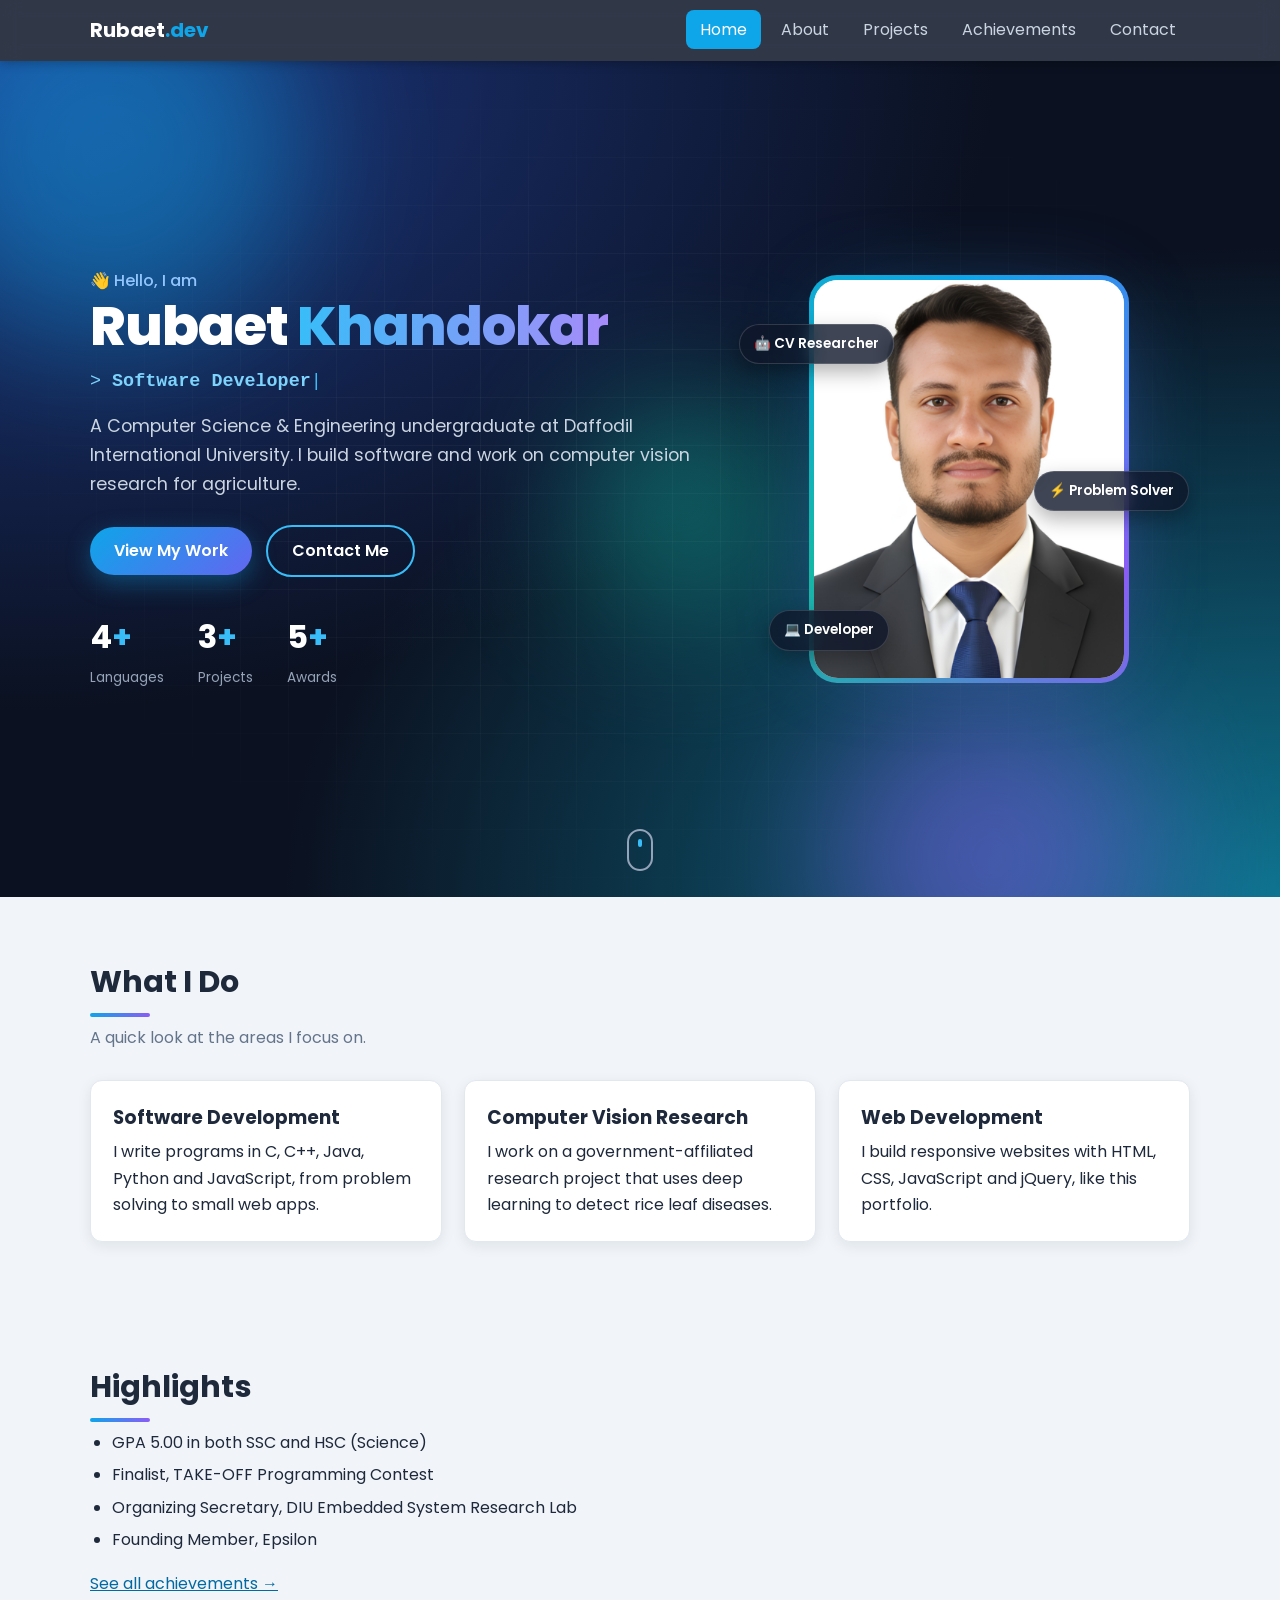
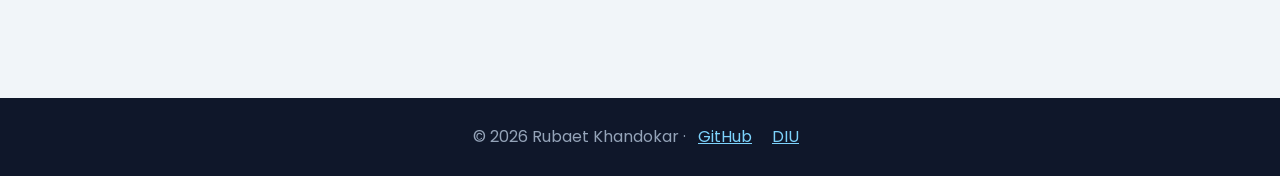
<file: index.html>
<!DOCTYPE html>
<html lang="en">
<head>
  <meta charset="UTF-8">
  <meta name="viewport" content="width=device-width, initial-scale=1.0">
  <meta name="description" content="Portfolio of Rubaet Khandokar – CSE undergraduate, software developer and computer vision researcher.">
  <title>Rubaet Khandokar | Home</title>
  <link rel="preconnect" href="https://fonts.googleapis.com">
  <link href="https://fonts.googleapis.com/css2?family=Poppins:wght@400;500;600;700;800&display=swap" rel="stylesheet">
  <link rel="stylesheet" href="css/style.css">
</head>
<body>
  <header class="site-header">
    <nav class="container nav">
      <a href="index.html" class="logo">Rubaet<span>.dev</span></a>
      <button class="menu-toggle" aria-label="Open menu">&#9776;</button>
      <ul class="nav-links">
        <li><a href="index.html">Home</a></li>
        <li><a href="about.html">About</a></li>
        <li><a href="projects.html">Projects</a></li>
        <li><a href="achievements.html">Achievements</a></li>
        <li><a href="contact.html">Contact</a></li>
      </ul>
    </nav>
  </header>

  <main>
    <section class="hero">
      <div class="blob b1"></div><div class="blob b2"></div><div class="blob b3"></div>
      <div class="container hero-grid">
        <div class="hero-text">
          <p class="hello"><span class="wave">&#128075;</span> Hello, I am</p>
          <h1>Rubaet <span class="grad-text">Khandokar</span></h1>
          <p class="typed-line">&gt; <span class="typed" aria-live="polite"></span><span class="cursor">|</span></p>
          <p class="tagline">A Computer Science &amp; Engineering undergraduate at Daffodil International University.
            I build software and work on computer vision research for agriculture.</p>
          <a href="projects.html" class="btn">View My Work</a>
          <a href="contact.html" class="btn outline">Contact Me</a>
          <div class="stats">
            <div><strong class="count" data-target="5">0</strong><span>Languages</span></div>
            <div><strong class="count" data-target="4">0</strong><span>Projects</span></div>
            <div><strong class="count" data-target="6">0</strong><span>Awards</span></div>
          </div>
        </div>
        <div class="photo-wrap">
          <div class="photo-frame">
            <img src="profile.png" alt="Photo of Rubaet Khandokar" class="hero-photo">
          </div>
          <span class="badge badge-1">&#129302; CV Researcher</span>
          <span class="badge badge-2">&#9889; Problem Solver</span>
          <span class="badge badge-3">&#128187; Developer</span>
        </div>
      </div>
      <a href="#what" class="scroll-down" aria-label="Scroll down"><span></span></a>
    </section>

    <section class="section container" id="what">
      <h2>What I Do</h2>
      <p class="lead">A quick look at the areas I focus on.</p>
      <div class="cards">
        <div class="card reveal">
          <h3>Software Development</h3>
          <p>I write programs in C, C++, Java, Python and JavaScript, from problem solving to small web apps.</p>
        </div>
        <div class="card reveal">
          <h3>Computer Vision Research</h3>
          <p>I work on a government-affiliated research project that uses deep learning to detect rice leaf diseases.</p>
        </div>
        <div class="card reveal">
          <h3>Web Development</h3>
          <p>I build responsive websites with HTML, CSS, JavaScript and jQuery, like this portfolio.</p>
        </div>
      </div>
    </section>

    <section class="section container">
      <h2>Highlights</h2>
      <ul class="list">
        <li>GPA 5.00 in both SSC and HSC (Science)</li>
        <li>Finalist, TAKE-OFF Programming Contest</li>
        <li>Organizing Secretary, DIU Embedded System Research Lab</li>
        <li>Founding Member, Epsilon</li>
      </ul>
      <p style="margin-top:18px"><a href="achievements.html">See all achievements &rarr;</a></p>
    </section>
  </main>

  <a href="#" class="to-top" aria-label="Back to top">&#8593;</a>

  <footer class="site-footer">
    <p>&copy; <span id="year"></span> Rubaet Khandokar &middot;
      <a href="https://github.com/Rubaet231" target="_blank" rel="noopener">GitHub</a>
      <a href="https://daffodilvarsity.edu.bd" target="_blank" rel="noopener">DIU</a></p>
  </footer>

  <script src="https://code.jquery.com/jquery-3.7.1.min.js"></script>
  <script src="js/main.js"></script>
</body>
</html>
</file>
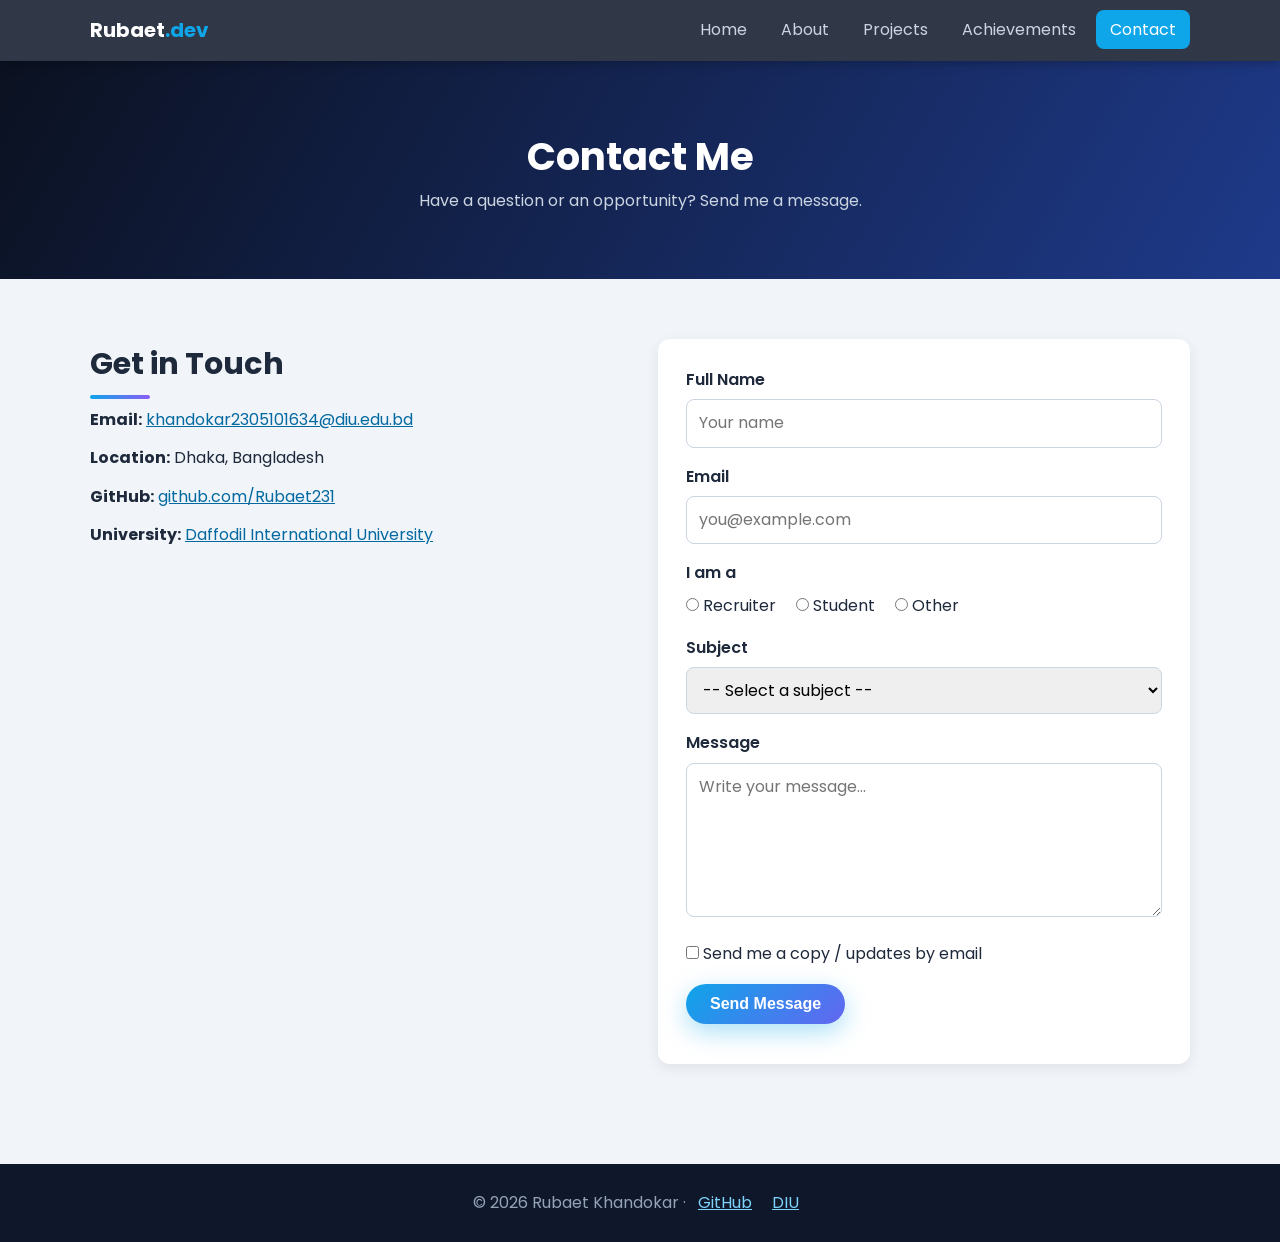
<file: contact.html>
<!DOCTYPE html>
<html lang="en">
<head>
  <meta charset="UTF-8">
  <meta name="viewport" content="width=device-width, initial-scale=1.0">
  <title>Rubaet Khandokar | Contact</title>
  <link rel="preconnect" href="https://fonts.googleapis.com">
  <link href="https://fonts.googleapis.com/css2?family=Poppins:wght@400;500;600;700;800&display=swap" rel="stylesheet">
  <link rel="stylesheet" href="css/style.css">
</head>
<body>
  <header class="site-header">
    <nav class="container nav">
      <a href="index.html" class="logo">Rubaet<span>.dev</span></a>
      <button class="menu-toggle" aria-label="Open menu">&#9776;</button>
      <ul class="nav-links">
        <li><a href="index.html">Home</a></li>
        <li><a href="about.html">About</a></li>
        <li><a href="projects.html">Projects</a></li>
        <li><a href="achievements.html">Achievements</a></li>
        <li><a href="contact.html">Contact</a></li>
      </ul>
    </nav>
  </header>

  <main>
    <section class="page-title">
      <h1>Contact Me</h1>
      <p>Have a question or an opportunity? Send me a message.</p>
    </section>

    <section class="section container two-col">
      <div>
        <h2>Get in Touch</h2>
        <ul class="info-list">
          <li><strong>Email:</strong> <a href="mailto:khandokar2305101634@diu.edu.bd">khandokar2305101634@diu.edu.bd</a></li>
          <li><strong>Location:</strong> Dhaka, Bangladesh</li>
          <li><strong>GitHub:</strong> <a href="https://github.com/Rubaet231" target="_blank" rel="noopener">github.com/Rubaet231</a></li>
          <li><strong>University:</strong> <a href="https://daffodilvarsity.edu.bd" target="_blank" rel="noopener">Daffodil International University</a></li>
        </ul>
      </div>

      <form id="contact-form" class="contact-form" name="contact" method="POST" data-netlify="true" netlify-honeypot="bot-field" novalidate>
        <input type="hidden" name="form-name" value="contact">
        <p hidden><label>Do not fill: <input name="bot-field"></label></p>

        <div class="form-group">
          <label class="title" for="name">Full Name</label>
          <input type="text" id="name" name="name" placeholder="Your name">
          <span class="error" id="name-err">Please enter at least 3 characters.</span>
        </div>

        <div class="form-group">
          <label class="title" for="email">Email</label>
          <input type="email" id="email" name="email" placeholder="you@example.com">
          <span class="error" id="email-err">Please enter a valid email address.</span>
        </div>

        <div class="form-group">
          <span class="title" style="font-weight:600;display:block;margin-bottom:6px">I am a</span>
          <div class="inline-options">
            <label><input type="radio" name="purpose" value="Recruiter"> Recruiter</label>
            <label><input type="radio" name="purpose" value="Student"> Student</label>
            <label><input type="radio" name="purpose" value="Other"> Other</label>
          </div>
          <span class="error" id="purpose-err">Please choose one option.</span>
        </div>

        <div class="form-group">
          <label class="title" for="subject">Subject</label>
          <select id="subject" name="subject">
            <option value="">-- Select a subject --</option>
            <option>Job / Internship</option>
            <option>Research Collaboration</option>
            <option>Project Feedback</option>
            <option>General Question</option>
          </select>
          <span class="error" id="subject-err">Please select a subject.</span>
        </div>

        <div class="form-group">
          <label class="title" for="message">Message</label>
          <textarea id="message" name="message" rows="5" placeholder="Write your message..."></textarea>
          <span class="error" id="message-err">Message should be at least 10 characters.</span>
        </div>

        <div class="form-group">
          <label><input type="checkbox" name="newsletter" value="yes"> Send me a copy / updates by email</label>
        </div>

        <button type="submit" class="btn">Send Message</button>
        <p id="form-msg" class="form-msg"></p>
      </form>
    </section>
  </main>

  <a href="#" class="to-top" aria-label="Back to top">&#8593;</a>

  <footer class="site-footer">
    <p>&copy; <span id="year"></span> Rubaet Khandokar &middot;
      <a href="https://github.com/Rubaet231" target="_blank" rel="noopener">GitHub</a>
      <a href="https://daffodilvarsity.edu.bd" target="_blank" rel="noopener">DIU</a></p>
  </footer>

  <script src="https://code.jquery.com/jquery-3.7.1.min.js"></script>
  <script src="js/main.js"></script>
</body>
</html>
</file>
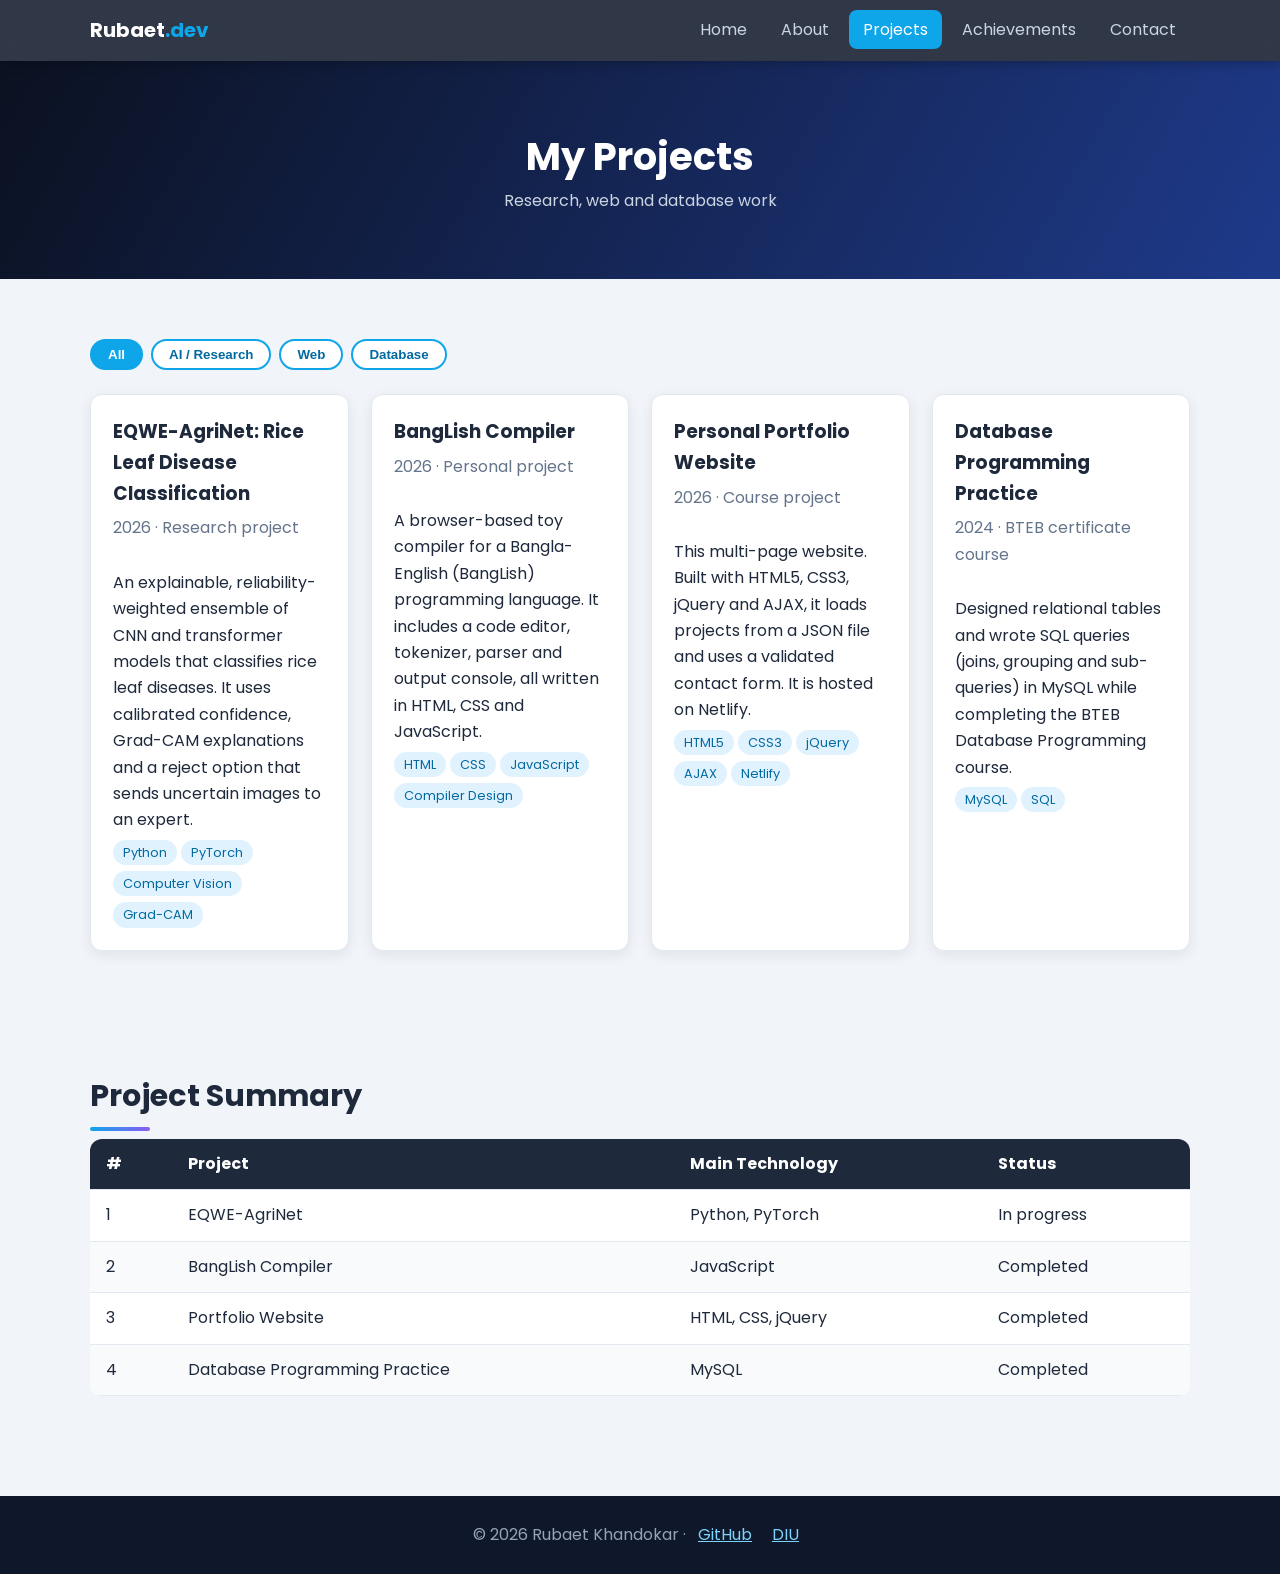
<file: projects.html>
<!DOCTYPE html>
<html lang="en">
<head>
  <meta charset="UTF-8">
  <meta name="viewport" content="width=device-width, initial-scale=1.0">
  <title>Rubaet Khandokar | Projects</title>
  <link rel="preconnect" href="https://fonts.googleapis.com">
  <link href="https://fonts.googleapis.com/css2?family=Poppins:wght@400;500;600;700;800&display=swap" rel="stylesheet">
  <link rel="stylesheet" href="css/style.css">
</head>
<body>
  <header class="site-header">
    <nav class="container nav">
      <a href="index.html" class="logo">Rubaet<span>.dev</span></a>
      <button class="menu-toggle" aria-label="Open menu">&#9776;</button>
      <ul class="nav-links">
        <li><a href="index.html">Home</a></li>
        <li><a href="about.html">About</a></li>
        <li><a href="projects.html">Projects</a></li>
        <li><a href="achievements.html">Achievements</a></li>
        <li><a href="contact.html">Contact</a></li>
      </ul>
    </nav>
  </header>

  <main>
    <section class="page-title">
      <h1>My Projects</h1>
      <p>Research, web and database work</p>
    </section>

    <section class="section container">
      <div class="filters">
        <button class="filter-btn active" data-filter="all">All</button>
        <button class="filter-btn" data-filter="ai">AI / Research</button>
        <button class="filter-btn" data-filter="web">Web</button>
        <button class="filter-btn" data-filter="database">Database</button>
      </div>
      <!-- Project cards are loaded with AJAX from data/projects.json -->
      <div id="project-grid" class="cards">
        <p>Loading projects...</p>
      </div>
    </section>

    <section class="section container">
      <h2>Project Summary</h2>
      <table>
        <thead><tr><th>#</th><th>Project</th><th>Main Technology</th><th>Status</th></tr></thead>
        <tbody>
          <tr><td>1</td><td>EQWE-AgriNet</td><td>Python, PyTorch</td><td>In progress</td></tr>
          <tr><td>2</td><td>BangLish Compiler</td><td>JavaScript</td><td>Completed</td></tr>
          <tr><td>3</td><td>Portfolio Website</td><td>HTML, CSS, jQuery</td><td>Completed</td></tr>
          <tr><td>4</td><td>Database Programming Practice</td><td>MySQL</td><td>Completed</td></tr>
        </tbody>
      </table>
    </section>
  </main>

  <a href="#" class="to-top" aria-label="Back to top">&#8593;</a>

  <footer class="site-footer">
    <p>&copy; <span id="year"></span> Rubaet Khandokar &middot;
      <a href="https://github.com/Rubaet231" target="_blank" rel="noopener">GitHub</a>
      <a href="https://daffodilvarsity.edu.bd" target="_blank" rel="noopener">DIU</a></p>
  </footer>

  <script src="https://code.jquery.com/jquery-3.7.1.min.js"></script>
  <script src="js/main.js"></script>
</body>
</html>
</file>
<file: css/style.css>
/* ===== Rubaet Khandokar Portfolio – main stylesheet ===== */
:root {
  --bg: #0f172a;
  --bg-soft: #1e293b;
  --card: #ffffff;
  --text: #1e293b;
  --muted: #64748b;
  --accent: #0ea5e9;
  --accent-dark: #0369a1;
  --light: #f1f5f9;
  --radius: 12px;
}

* { box-sizing: border-box; margin: 0; padding: 0; }

body {
  font-family: "Segoe UI", Roboto, Arial, sans-serif;
  color: var(--text);
  background: var(--light);
  line-height: 1.65;
}

img { max-width: 100%; display: block; }
a { color: var(--accent-dark); }

.container { width: min(1100px, 92%); margin: auto; }

/* ---------- Navigation ---------- */
.site-header {
  background: var(--bg);
  position: sticky; top: 0; z-index: 50;
  box-shadow: 0 2px 10px rgba(0,0,0,.25);
}
.nav { display: flex; align-items: center; justify-content: space-between; padding: 14px 0; }
.logo { color: #fff; font-weight: 700; font-size: 1.25rem; text-decoration: none; }
.logo span { color: var(--accent); }
.nav-links { list-style: none; display: flex; gap: 6px; }
.nav-links a {
  color: #cbd5e1; text-decoration: none; padding: 8px 14px; border-radius: 8px;
  transition: background .2s, color .2s;
}
.nav-links a:hover, .nav-links a.active { background: var(--accent); color: #fff; }
.menu-toggle {
  display: none; background: none; border: 0; color: #fff; font-size: 1.7rem; cursor: pointer;
}

/* ---------- Hero ---------- */
.hero {
  background: linear-gradient(135deg, var(--bg) 0%, #134e6f 100%);
  color: #fff; padding: 80px 0;
}
.hero-grid { display: grid; grid-template-columns: 1.4fr 1fr; gap: 40px; align-items: center; }
.hero h1 { font-size: 2.6rem; line-height: 1.2; }
.hero h1 span { color: var(--accent); }
.hero .tagline { color: #cbd5e1; margin: 14px 0 26px; font-size: 1.1rem; }
.typed { color: #7dd3fc; font-weight: 600; min-height: 1.6em; }
.hero-photo {
  width: 280px; height: 280px; object-fit: cover; border-radius: 50%;
  border: 6px solid var(--accent); margin: auto;
}
.btn {
  display: inline-block; background: var(--accent); color: #fff; padding: 11px 24px;
  border-radius: 8px; text-decoration: none; font-weight: 600; border: 0; cursor: pointer;
  transition: transform .2s, background .2s; font-size: 1rem;
}
.btn:hover { background: var(--accent-dark); transform: translateY(-2px); }
.btn.outline { background: transparent; border: 2px solid var(--accent); margin-left: 10px; }

/* ---------- Sections ---------- */
.section { padding: 60px 0; }
.section h2 { font-size: 1.9rem; margin-bottom: 8px; }
.section h2::after {
  content: ""; display: block; width: 60px; height: 4px; background: var(--accent);
  margin-top: 6px; border-radius: 2px;
}
.section .lead { color: var(--muted); margin-bottom: 28px; }
.page-title { background: var(--bg); color: #fff; padding: 46px 0; text-align: center; }
.page-title p { color: #cbd5e1; }

.cards { display: grid; grid-template-columns: repeat(auto-fit, minmax(250px, 1fr)); gap: 22px; }
.card {
  background: var(--card); border-radius: var(--radius); padding: 22px;
  box-shadow: 0 4px 14px rgba(15,23,42,.08); transition: transform .25s, box-shadow .25s;
}
.card:hover { transform: translateY(-5px); box-shadow: 0 10px 24px rgba(15,23,42,.15); }
.card h3 { margin-bottom: 6px; }
.card img { border-radius: 8px; margin-bottom: 12px; height: 190px; width: 100%; object-fit: cover; }
.tag {
  display: inline-block; background: #e0f2fe; color: var(--accent-dark);
  font-size: .8rem; padding: 2px 10px; border-radius: 20px; margin: 6px 4px 0 0;
}

/* ---------- Tables ---------- */
table { width: 100%; border-collapse: collapse; background: #fff; border-radius: var(--radius); overflow: hidden; }
th, td { padding: 12px 16px; text-align: left; border-bottom: 1px solid #e2e8f0; }
th { background: var(--bg-soft); color: #fff; }
tr:nth-child(even) td { background: #f8fafc; }

/* ---------- Skill bars ---------- */
.skill { margin-bottom: 14px; }
.skill-name { display: flex; justify-content: space-between; font-weight: 600; }
.bar { background: #e2e8f0; height: 10px; border-radius: 6px; overflow: hidden; }
.bar span { display: block; height: 100%; width: 0; background: var(--accent); border-radius: 6px; transition: width 1.2s ease; }

.two-col { display: grid; grid-template-columns: 1fr 1fr; gap: 36px; }
ul.list, ol.list { padding-left: 22px; }
ul.list li, ol.list li { margin-bottom: 6px; }

/* ---------- Projects filter ---------- */
.filters { margin-bottom: 24px; display: flex; flex-wrap: wrap; gap: 8px; }
.filter-btn {
  border: 2px solid var(--accent); background: #fff; color: var(--accent-dark);
  padding: 6px 16px; border-radius: 20px; cursor: pointer; font-weight: 600;
}
.filter-btn.active { background: var(--accent); color: #fff; }

/* ---------- Gallery / lightbox ---------- */
.gallery { display: grid; grid-template-columns: repeat(auto-fill, minmax(220px, 1fr)); gap: 16px; }
.gallery figure { background: #fff; border-radius: var(--radius); overflow: hidden; cursor: zoom-in; box-shadow: 0 4px 12px rgba(0,0,0,.08); }
.gallery img { height: 180px; width: 100%; object-fit: cover; }
.gallery figcaption { padding: 10px; font-size: .9rem; text-align: center; }
#lightbox {
  display: none; position: fixed; inset: 0; background: rgba(0,0,0,.85);
  z-index: 100; align-items: center; justify-content: center; padding: 20px; cursor: zoom-out;
}
#lightbox img { max-height: 90vh; border-radius: 8px; }

/* ---------- Form ---------- */
.contact-form { background: #fff; padding: 28px; border-radius: var(--radius); box-shadow: 0 4px 14px rgba(0,0,0,.08); }
.form-group { margin-bottom: 16px; }
.form-group label.title { display: block; font-weight: 600; margin-bottom: 6px; }
.contact-form input[type=text], .contact-form input[type=email], .contact-form select, .contact-form textarea {
  width: 100%; padding: 10px 12px; border: 1px solid #cbd5e1; border-radius: 8px; font: inherit;
}
.contact-form input:focus, .contact-form select:focus, .contact-form textarea:focus { outline: 2px solid var(--accent); border-color: transparent; }
.inline-options label { margin-right: 16px; }
.error { color: #dc2626; font-size: .85rem; display: none; }
.form-msg { margin-top: 12px; font-weight: 600; }
.info-list { list-style: none; }
.info-list li { margin-bottom: 12px; }

/* ---------- Footer ---------- */
.site-footer { background: var(--bg); color: #94a3b8; text-align: center; padding: 26px 0; margin-top: 40px; }
.site-footer a { color: #7dd3fc; margin: 0 8px; }

/* ---------- Animations ---------- */
.reveal { opacity: 0; transform: translateY(30px); transition: opacity .7s, transform .7s; }
.reveal.visible { opacity: 1; transform: none; }

/* ---------- Responsive ---------- */
@media (max-width: 800px) {
  .menu-toggle { display: block; }
  .nav-links {
    display: none; position: absolute; top: 60px; left: 0; right: 0; background: var(--bg);
    flex-direction: column; padding: 10px 4%;
  }
  .nav-links.open { display: flex; }
  .hero-grid, .two-col { grid-template-columns: 1fr; }
  .hero { text-align: center; padding: 50px 0; }
  .hero h1 { font-size: 2rem; }
}

/* =====================================================
   v2 – Professional look & animations
   ===================================================== */
body { font-family: "Poppins", "Segoe UI", Arial, sans-serif; }

/* Nav: glass effect, shrinks on scroll */
.site-header { background: rgba(15,23,42,.85); backdrop-filter: blur(10px); }
.nav { transition: padding .3s; }
.site-header.scrolled .nav { padding: 8px 0; }

/* Hero */
.hero {
  position: relative; overflow: hidden; min-height: calc(100vh - 64px);
  display: flex; align-items: center;
  background: radial-gradient(ellipse at top left, #1e3a8a 0%, transparent 55%),
              radial-gradient(ellipse at bottom right, #0e7490 0%, transparent 55%), #0b1120;
}
.hero::before {               /* subtle grid pattern */
  content: ""; position: absolute; inset: 0; pointer-events: none;
  background-image: linear-gradient(rgba(255,255,255,.04) 1px, transparent 1px),
                    linear-gradient(90deg, rgba(255,255,255,.04) 1px, transparent 1px);
  background-size: 48px 48px;
  -webkit-mask-image: radial-gradient(ellipse at center, #000 30%, transparent 75%);
  mask-image: radial-gradient(ellipse at center, #000 30%, transparent 75%);
}
.hero .container { position: relative; z-index: 2; }
.blob { position: absolute; border-radius: 50%; filter: blur(70px); opacity: .45; animation: float 14s ease-in-out infinite; }
.b1 { width: 380px; height: 380px; background: #0ea5e9; top: -100px; left: -80px; }
.b2 { width: 320px; height: 320px; background: #8b5cf6; bottom: -120px; right: 10%; animation-delay: -5s; }
.b3 { width: 220px; height: 220px; background: #14b8a6; top: 40%; left: 45%; animation-delay: -9s; }
@keyframes float { 0%,100% { transform: translate(0,0) scale(1); } 33% { transform: translate(40px,-30px) scale(1.1); } 66% { transform: translate(-30px,25px) scale(.95); } }

.hero-text > * { opacity: 0; animation: rise .8s forwards; }
.hero-text > *:nth-child(1) { animation-delay: .1s; }
.hero-text > *:nth-child(2) { animation-delay: .25s; }
.hero-text > *:nth-child(3) { animation-delay: .4s; }
.hero-text > *:nth-child(4) { animation-delay: .55s; }
.hero-text > *:nth-child(5), .hero-text > *:nth-child(6) { animation-delay: .7s; }
.hero-text > *:nth-child(7) { animation-delay: .85s; }
@keyframes rise { from { opacity: 0; transform: translateY(30px); } to { opacity: 1; transform: none; } }

.hello { color: #93c5fd; font-weight: 500; }
.wave { display: inline-block; animation: wave 2.4s infinite; transform-origin: 70% 70%; }
@keyframes wave { 0%,60%,100% { transform: rotate(0); } 10%,30% { transform: rotate(14deg); } 20% { transform: rotate(-8deg); } 40% { transform: rotate(-4deg); } 50% { transform: rotate(10deg); } }
.hero h1 { font-size: 3.4rem; font-weight: 800; letter-spacing: -1px; }
.grad-text {
  background: linear-gradient(90deg, #38bdf8, #a78bfa, #2dd4bf, #38bdf8); background-size: 300% auto;
  -webkit-background-clip: text; background-clip: text; color: transparent !important;
  animation: shine 6s linear infinite;
}
@keyframes shine { to { background-position: 300% center; } }
.typed-line { font-family: Consolas, monospace; color: #7dd3fc; font-size: 1.15rem; margin-top: 8px; }
.typed-line .typed { min-height: 0; }
.cursor { animation: blink 1s step-end infinite; color: #38bdf8; }
@keyframes blink { 50% { opacity: 0; } }

.btn { background: linear-gradient(135deg, #0ea5e9, #6366f1); box-shadow: 0 8px 24px rgba(14,165,233,.35); border-radius: 50px; }
.btn:hover { box-shadow: 0 12px 30px rgba(99,102,241,.5); transform: translateY(-3px); }
.btn.outline { background: transparent; box-shadow: none; border: 2px solid #38bdf8; }
.btn.outline:hover { background: rgba(56,189,248,.12); }

.stats { display: flex; gap: 34px; margin-top: 34px; }
.stats strong { display: block; font-size: 2rem; font-weight: 700; color: #fff; }
.stats strong::after { content: "+"; color: #38bdf8; }
.stats span { color: #94a3b8; font-size: .85rem; }

/* Photo: full portrait with animated gradient border (head is no longer cropped) */
.photo-wrap { position: relative; width: 320px; margin: auto; animation: rise 1s .3s both; }
.photo-frame { position: relative; padding: 5px; border-radius: 28px; overflow: hidden; animation: bob 6s ease-in-out infinite; }
.photo-frame::before {
  content: ""; position: absolute; inset: -50%;
  background: conic-gradient(#0ea5e9, #8b5cf6, #14b8a6, #0ea5e9);
  animation: spin 5s linear infinite;
}
.hero-photo {
  position: relative; width: 100%; height: auto; aspect-ratio: 413 / 531;
  object-fit: cover; object-position: top; border-radius: 24px; border: 0; background: #fff; margin: 0;
}
@keyframes spin { to { transform: rotate(360deg); } }
@keyframes bob { 0%,100% { transform: translateY(0); } 50% { transform: translateY(-12px); } }
.photo-wrap::after {
  content: ""; position: absolute; inset: 10%; z-index: -1; filter: blur(50px);
  background: linear-gradient(135deg, #0ea5e9, #8b5cf6); opacity: .6;
}
.badge {
  position: absolute; z-index: 3; background: rgba(15,23,42,.8); backdrop-filter: blur(8px);
  color: #fff; padding: 8px 14px; border-radius: 40px; font-size: .85rem; font-weight: 600;
  border: 1px solid rgba(255,255,255,.15); box-shadow: 0 8px 20px rgba(0,0,0,.3);
  animation: bob 5s ease-in-out infinite; white-space: nowrap;
}
.badge-1 { top: 12%; left: -70px; }
.badge-2 { top: 48%; right: -60px; animation-delay: -2s; }
.badge-3 { bottom: 8%; left: -40px; animation-delay: -3.5s; }

.scroll-down { position: absolute; bottom: 26px; left: 50%; transform: translateX(-50%); width: 26px; height: 42px; border: 2px solid #94a3b8; border-radius: 20px; z-index: 2; }
.scroll-down span { position: absolute; left: 50%; top: 8px; width: 4px; height: 8px; margin-left: -2px; background: #38bdf8; border-radius: 2px; animation: scrolldot 1.6s infinite; }
@keyframes scrolldot { to { transform: translateY(16px); opacity: 0; } }

/* Page title banners */
.page-title {
  background: linear-gradient(120deg, #0b1120, #1e3a8a, #0e7490, #0b1120); background-size: 300% 300%;
  animation: bgmove 12s ease infinite; padding: 64px 0;
}
.page-title h1 { font-size: 2.4rem; animation: rise .8s both; }
.page-title p { animation: rise .8s .2s both; }
@keyframes bgmove { 0%,100% { background-position: 0% 50%; } 50% { background-position: 100% 50%; } }

/* Cards: gradient top line + glow */
.card { position: relative; overflow: hidden; border: 1px solid #e2e8f0; }
.card::before { content: ""; position: absolute; top: 0; left: 0; right: 0; height: 4px; background: linear-gradient(90deg, #0ea5e9, #8b5cf6); transform: scaleX(0); transform-origin: left; transition: transform .4s; }
.card:hover::before { transform: scaleX(1); }
.card:hover { box-shadow: 0 16px 36px rgba(14,165,233,.18); }
.bar span { background: linear-gradient(90deg, #0ea5e9, #8b5cf6); }
.gallery figure { transition: transform .3s, box-shadow .3s; }
.gallery figure:hover { transform: translateY(-6px) scale(1.02); box-shadow: 0 14px 30px rgba(0,0,0,.18); }
.section h2::after { background: linear-gradient(90deg, #0ea5e9, #8b5cf6); }

/* Back to top */
.to-top {
  position: fixed; right: 22px; bottom: 22px; width: 46px; height: 46px; border-radius: 50%;
  background: linear-gradient(135deg, #0ea5e9, #6366f1); color: #fff; text-decoration: none;
  display: flex; align-items: center; justify-content: center; font-size: 1.3rem;
  opacity: 0; pointer-events: none; transition: opacity .3s, transform .3s; z-index: 60;
}
.to-top.show { opacity: 1; pointer-events: auto; }
.to-top:hover { transform: translateY(-4px); }

@media (max-width: 800px) {
  .hero { min-height: auto; padding: 50px 0 90px; text-align: center; }
  .hero h1 { font-size: 2.3rem; }
  .stats { justify-content: center; }
  .photo-wrap { width: 230px; margin-top: 30px; }
  .badge { font-size: .72rem; padding: 6px 10px; }
  .badge-1 { left: -30px; } .badge-2 { right: -30px; } .badge-3 { left: -20px; }
}
@media (prefers-reduced-motion: reduce) {
  *, *::before, *::after { animation: none !important; transition: none !important; }
  .hero-text > * { opacity: 1; }
}
</file>
